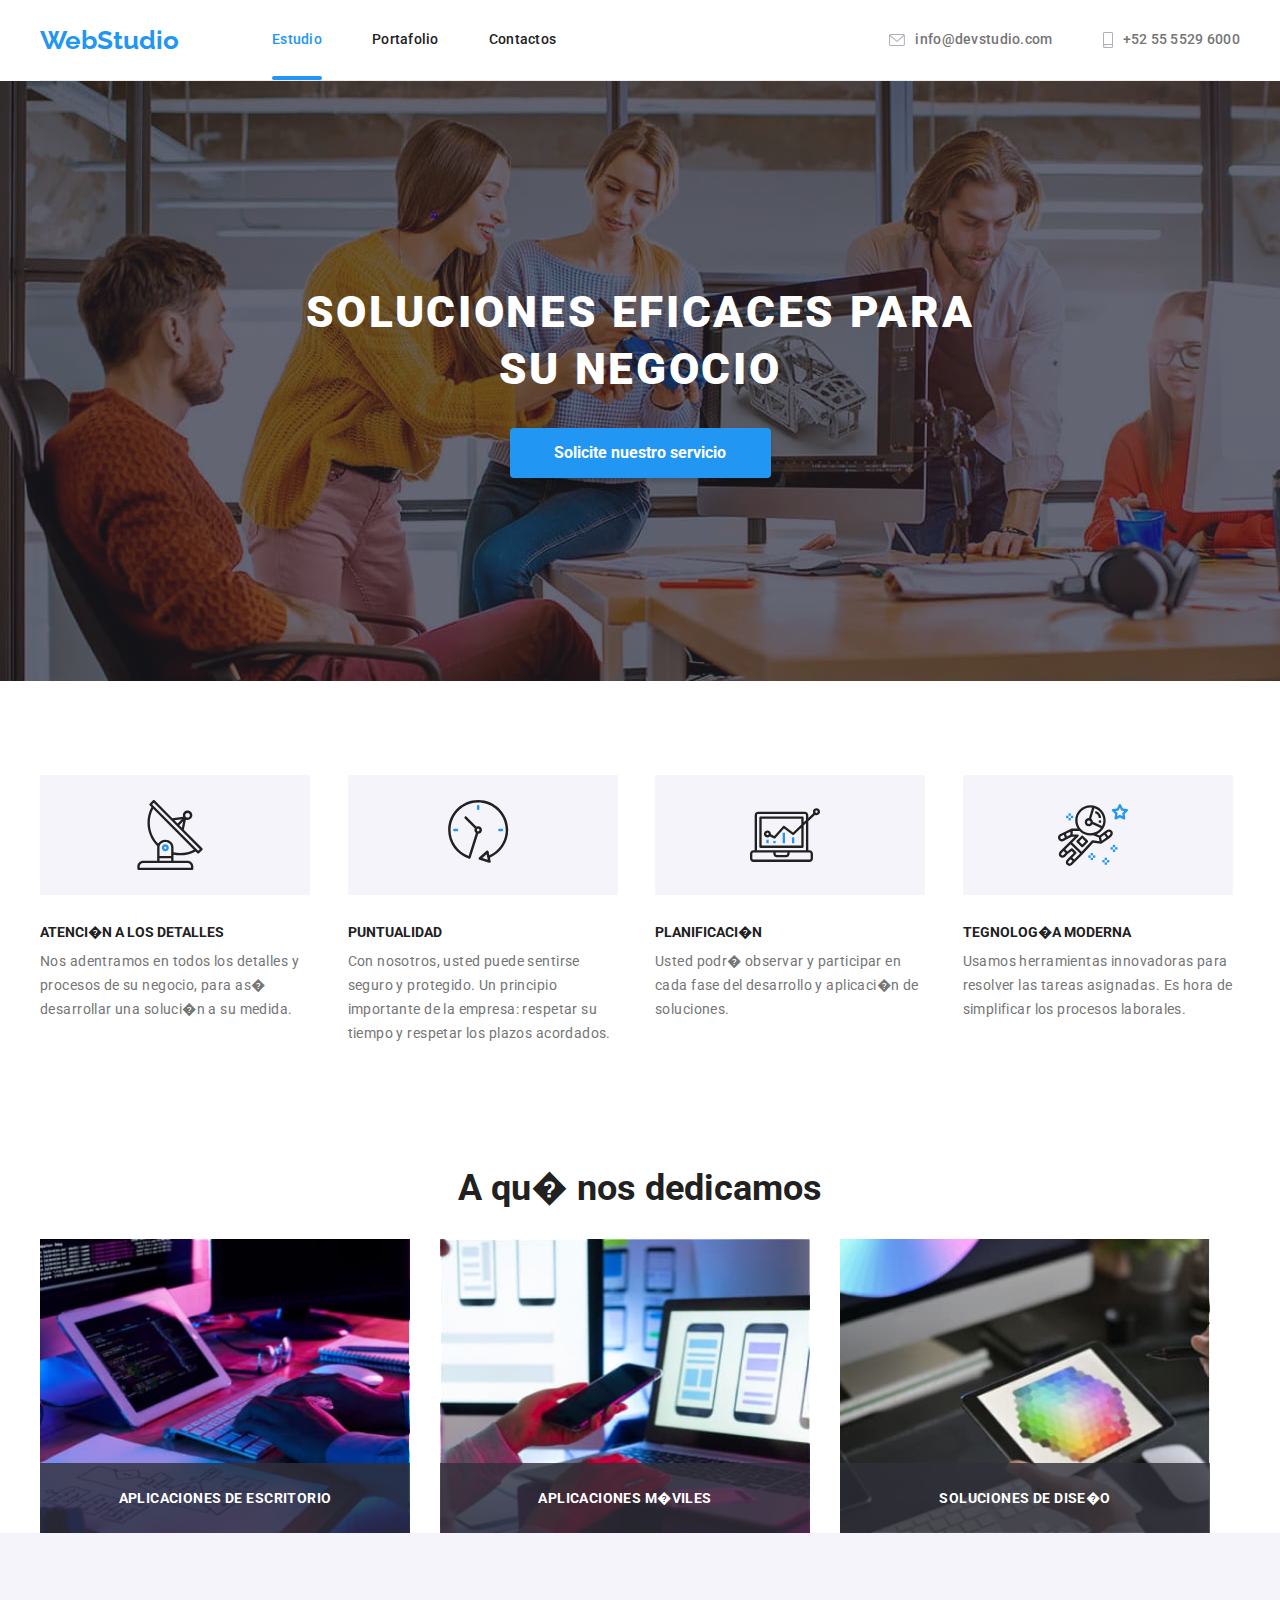
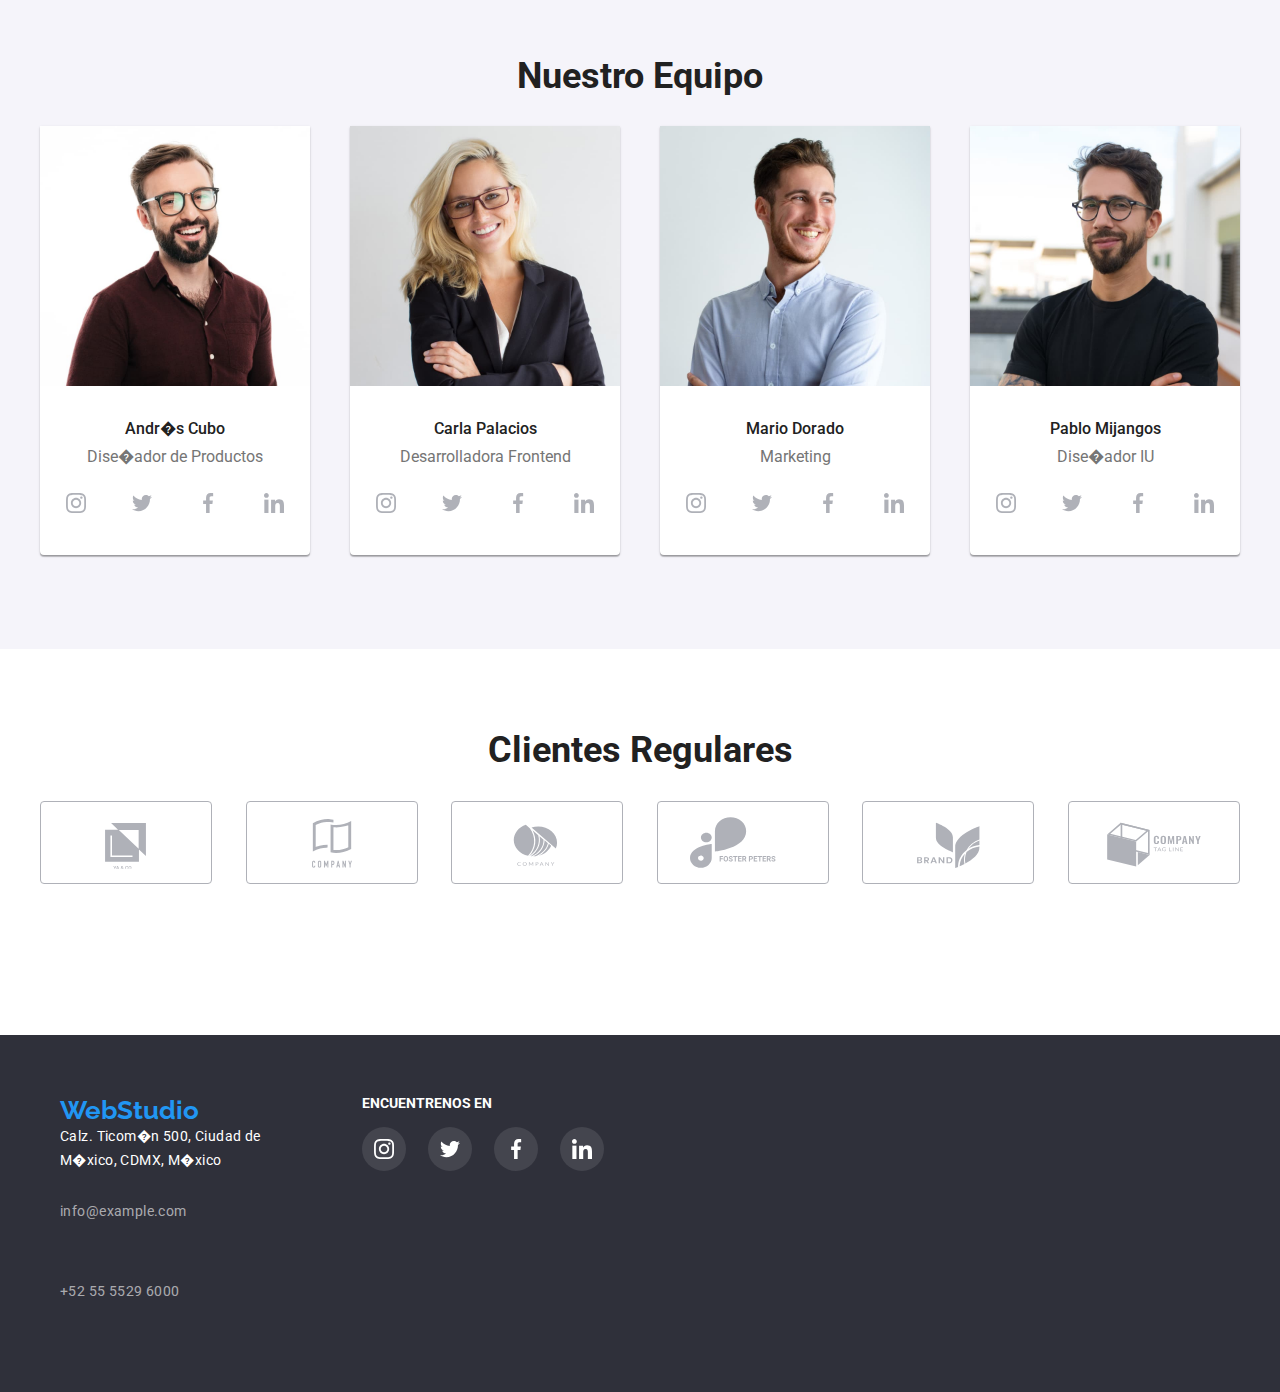
<file: index.html>
<!DOCTYPE html>
<html lang="es">
    <head>
        <meta charset="UTF-8">
        <meta http-equiv="X-UA-Compatible" content="IE=edge">
        <meta name="viewport" content="width=device-width, initial-scale=1.0">
        <link rel="preconnect" href="https://fonts.googleapis.com">
        <link rel="preconnect" href="https://fonts.gstatic.com" crossorigin>
        <link href="https://fonts.googleapis.com/css2?family=Raleway:wght@700&family=Roboto:wght@400;500;700;900&display=swap" rel="stylesheet">
        <link rel="stylesheet" href="https://cdnjs.cloudflare.com/ajax/libs/modern-normalize/2.0.0/modern-normalize.min.css" integrity="sha512-4xo8blKMVCiXpTaLzQSLSw3KFOVPWhm/TRtuPVc4WG6kUgjH6J03IBuG7JZPkcWMxJ5huwaBpOpnwYElP/m6wg==" crossorigin="anonymous" referrerpolicy="no-referrer" />
        <link rel="stylesheet" href="./css/styles.css">
        <title>Studio</title>
        
    </head>
    <body>
        <header>
            <div class="container page-header">
                <div class="header-right">  
                    <a href="" class="logo">WebStudio</a>
                    <nav>
                        <ul class="label-color menu-link">     
                            <li class="link-list"><a class="link active" href="#">Estudio</a></li>     
                            <li class="link-list"><a class="link" href="portfolio.html">Portafolio</a></li>     
                            <li class="link-list"><a class="link" href="#">Contactos</a></li>       
                        </ul> 
                    </nav>
                </div> 
                <ul class="contact-header">
                    <li class="link-list">
                        <a href="mailto:info@devstudio.com" class="menu-link link text-color">
                            <svg class="icon-contact icon" width="16" height="12">
                                <use href="./images/icons.svg#icon-sobre"></use>
                            </svg>info@devstudio.com
                        </a>
                    </li>
                    <li class="link-list">
                        <a href="#" class="menu-link link text-color">
                            <svg class="icon-contact icon" width="10" height="16">
                                <use href="./images/icons.svg#icon-smarthphone"></use>
                            </svg>+52 55 5529 6000</a>
                    </li>
                </ul>
            </div>
        </header>
        <main>
            <section>
                <div class="container content-banner">
                    <h1 class="text-banner">SOLUCIONES EFICACES PARA <br/> SU NEGOCIO</h1>
                    <button class="btn-blue btn-large" data-modal-open type="button">Solicite nuestro servicio</button>
                </div>
            </section>
            <section class="qualities-section section">
                <div class="container">
                    <ul class="qualities">
                        <li class="qualities-list">
                            <div class="ventajas">
                                <svg class="icon-contact" width="70" height="70">
                                    <use href="./images/icons.svg#icon-antena"></use>
                                </svg>
                            </div>
                            <h6 class="text-label label-color text-qualities">ATENCI�N A LOS DETALLES</h6>
                            <p class="text">Nos adentramos en todos los detalles y procesos de su negocio, para as� desarrollar una soluci�n a su medida.</p>
                        </li>
                        <li class="qualities-list">
                            <div class="ventajas">
                                <svg class="icon-contact" width="70" height="70">
                                    <use href="./images/icons.svg#icon-reloj"></use>
                                </svg>
                            </div>
                            <h6 class="text-label label-color text-qualities">PUNTUALIDAD</h6>
                            <p class="text">Con nosotros, usted puede sentirse seguro y protegido. Un principio importante de la empresa: respetar su tiempo y respetar los plazos acordados.</p>
                        </li>
                        <li class="qualities-list">
                            <div class="ventajas">
                                <svg class="icon-contact" width="70" height="70">
                                    <use href="./images/icons.svg#icon-diagrama"></use>
                                </svg>
                            </div>
                            <h6 class="text-label label-color text-qualities">PLANIFICACI�N</h6>
                            <p class="text">Usted podr� observar y participar en cada fase del desarrollo y aplicaci�n de soluciones.</p>
                        </li>
                        <li class="qualities-list">
                            <div class="ventajas">
                                <svg class="icon-contact" width="70" height="70">
                                    <use href="./images/icons.svg#icon-astronauta"></use>
                                </svg>
                            </div>
                            <h6 class="text-label label-color text-qualities">TEGNOLOG�A MODERNA</h6>
                            <p class="text">Usamos herramientas innovadoras para resolver las tareas asignadas. Es hora de simplificar los procesos laborales.</p>
                        </li>
                    </ul>    
                </div>
            </section>
            <section class="activities-section section">
                <div class="container">  
                    <h2 class="label-color subtitle">A qu� nos dedicamos</h2>
                    <ul class="activities-list">
                        <li class="activities-item">
                            <img src="images/imgDev.jpg" alt="Picture of a programer" width="370" height="294">
                            <div class="activities-desc">
                                <p>APLICACIONES DE ESCRITORIO</p>
                            </div>
                        </li>
                        <li class="activities-item">
                            <img src="images/imgApp.jpg" alt="Picture of dev apps" width="370" height="294">
                            <div class="activities-desc">
                                <p>APLICACIONES M�VILES</p>
                            </div>
                        </li>
                        <li class="activities-item">
                            <img src="images/imgDesing.jpg" alt="Picture of a desing" width="370" height="294">
                            <div class="activities-desc">
                                <p>SOLUCIONES DE DISE�O</p>
                            </div>
                        </li>
                    </ul>
                </div>
            </section>
            <section class="team-section section">
                <div class="container">
                    <h2 class="label-color subtitle">Nuestro Equipo</h2>
                    <ul class="team-list">
                        <li class="card-team">
                            <img src="images/fotoAndres.jpg" alt="Picture of a programer" class="img-team" width="270" height="260">
                            <h3 class="label-color text-card weight-card">Andr�s Cubo</h3>
                            <p class="text-card margin-text-card">Dise�ador de Productos</p>
                            <ul class="cont-social">
                                <li>
                                    <div class="list-social">
                                        <svg class="icon-social icon" width="20" height="20">
                                            <use href="./images/icons.svg#icon-instagram"></use>
                                        </svg>
                                    </div>
                                </li>
                                <li>
                                    <div class="list-social">
                                        <svg class="icon-social icon" width="20" height="20">
                                            <use href="./images/icons.svg#icon-twitter"></use>
                                        </svg>
                                    </div>
                                </li>
                                <li>
                                    <div class="list-social">
                                        <svg class="icon-social icon" width="20" height="20">
                                            <use href="./images/icons.svg#icon-facebook"></use>
                                        </svg>
                                    </div>
                                </li>
                                <li>
                                    <div class="list-social">
                                        <svg class="icon-social icon" width="20" height="20">
                                            <use href="./images/icons.svg#icon-linkedin"></use>
                                        </svg>
                                    </div>
                                </li>
                            </ul>
                        </li>
                        <li class="card-team">
                            <img src="images/fotoCarla.jpg" alt="Picture of a programer" class="img-team" width="270" height="260">
                            <h3 class="label-color text-card weight-card">Carla Palacios</h3>
                            <p class="text-card margin-text-card">Desarrolladora Frontend</p>
                            <ul class="cont-social">
                                <li>
                                    <div class="list-social">
                                        <svg class="icon-social icon" width="20" height="20">
                                            <use href="./images/icons.svg#icon-instagram"></use>
                                        </svg>
                                    </div>
                                </li>
                                <li>
                                    <div class="list-social">
                                        <svg class="icon-social icon" width="20" height="20">
                                            <use href="./images/icons.svg#icon-twitter"></use>
                                        </svg>
                                    </div>
                                </li>
                                <li>
                                    <div class="list-social">
                                        <svg class="icon-social icon" width="20" height="20">
                                            <use href="./images/icons.svg#icon-facebook"></use>
                                        </svg>
                                    </div>
                                </li>
                                <li>
                                    <div class="list-social">
                                        <svg class="icon-social icon" width="20" height="20">
                                            <use href="./images/icons.svg#icon-linkedin"></use>
                                        </svg>
                                    </div>
                                </li>
                            </ul>
                        </li>
                        </li>
                        <li class="card-team">
                            <img src="images/fotoMario.jpg" alt="Picture of a programer" class="img-team" width="270" height="260">
                            <h3 class="label-color text-card weight-card">Mario Dorado</h3>
                            <p class="text-card margin-text-card">Marketing</p>
                            <ul class="cont-social">
                                <li>
                                    <div class="list-social">
                                        <svg class="icon-social icon" width="20" height="20">
                                            <use href="./images/icons.svg#icon-instagram"></use>
                                        </svg>
                                    </div>
                                </li>
                                <li>
                                    <div class="list-social">
                                        <svg class="icon-social icon" width="20" height="20">
                                            <use href="./images/icons.svg#icon-twitter"></use>
                                        </svg>
                                    </div>
                                </li>
                                <li>
                                    <div class="list-social">
                                        <svg class="icon-social icon" width="20" height="20">
                                            <use href="./images/icons.svg#icon-facebook"></use>
                                        </svg>
                                    </div>
                                </li>
                                <li>
                                    <div class="list-social">
                                        <svg class="icon-social icon" width="20" height="20">
                                            <use href="./images/icons.svg#icon-linkedin"></use>
                                        </svg>
                                    </div>
                                </li>
                            </ul>
                        </li>
                        </li>
                        <li class="card-team">
                            <img src="images/fotoPablo.jpg" alt="Picture of a programer" class="img-team" width="270" height="260">
                            <h3 class="label-color text-card weight-card">Pablo Mijangos</h3>
                            <p class="text-card margin-text-card">Dise�ador IU</p>
                            <ul class="cont-social">
                                <li>
                                    <div class="list-social">
                                        <svg class="icon-social icon" width="20" height="20">
                                            <use href="./images/icons.svg#icon-instagram"></use>
                                        </svg>
                                    </div>
                                </li>
                                <li>
                                    <div class="list-social">
                                        <svg class="icon-social icon" width="20" height="20">
                                            <use href="./images/icons.svg#icon-twitter"></use>
                                        </svg>
                                    </div>
                                </li>
                                <li>
                                    <div class="list-social">
                                        <svg class="icon-social icon" width="20" height="20">
                                            <use href="./images/icons.svg#icon-facebook"></use>
                                        </svg>
                                    </div>
                                </li>
                                <li>
                                    <div class="list-social">
                                        <svg class="icon-social icon" width="20" height="20">
                                            <use href="./images/icons.svg#icon-linkedin"></use>
                                        </svg>
                                    </div>
                                </li>
                            </ul>
                        </li>
                        </li>
                    </ul>
                </div>
            </section>
            <section class="clients-section">
                <div class="container cont-clients">
                    <h2 class="label-color subtitle">Clientes Regulares</h2>
                    <ul class="client-list">
                        <li class="client-item">
                            <div class="cont-client-icon">
                                <svg class="icon-client icon" width="106" height="52.82">
                                    <use href="./images/icons.svg#icon-CompanyB"></use>
                                </svg>
                            </div>
                        </li>
                        <li class="client-item">
                            <div class="cont-client-icon">
                                <svg class="icon-client icon" width="106" height="52.82">
                                    <use href="./images/icons.svg#icon-companyRec"></use>
                                </svg>
                            </div>
                        </li>
                        <li class="client-item">
                            <div class="cont-client-icon">
                                <svg class="icon-client icon" width="106" height="52.82">
                                    <use href="./images/icons.svg#icon-company"></use>
                                </svg>
                            </div>
                        </li>
                        <li class="client-item">
                            <div class="cont-client-icon">
                                <svg class="icon-client icon" width="106" height="52.82">
                                    <use href="./images/icons.svg#icon-foster"></use>
                                </svg>
                            </div>
                        </li>
                        <li class="client-item">
                            <div class="cont-client-icon">
                                <svg class="icon-client icon" width="106" height="52.82">
                                    <use href="./images/icons.svg#icon-brand"></use>
                                </svg>
                            </div>
                        </li>
                        <li class="client-item">
                            <div class="cont-client-icon">
                                <svg class="icon-client icon" width="106" height="52.82">
                                    <use href="./images/icons.svg#icon-companyTag"></use>
                                </svg>
                            </div>
                        </li>
                    </ul>
                </div>
            </section>
            <div data-modal class="backdrop is-hidden">
                <div class="modal">
                    <button data-modal-close class="btn-close"></button>
                </div>
            </div>
        </main>
        <footer class="footer-page">
            <div class="container">
                <div class="cont-footer">
                    <div class="contact-footer">
                        <a href="" class="logo">WebStudio</a>
                        <address>
                            <ul>
                                <li>
                                    <p class="text text-white">Calz. Ticom�n 500, Ciudad de<br/> M�xico, CDMX, M�xico</p>
                                </li>
                                <li>
                                    <a class="link text text-foot" href="mailto:info@example.com">info@example.com</a>
                                </li>
                                <li>
                                    <a class="link text text-foot" href="tel:+52 55 5529 6000">+52 55 5529 6000</a>
                                </li>
                            </ul>    
                        </address>
                    </div>
                    <div class="social-footer">
                        <p>ENCUENTRENOS EN</p>
                            <ul class="cont-social-footer">
                                <li>
                                    <div class="list-social">
                                        <svg class="icon-social-foot" width="20" height="20">
                                            <use href="./images/icons.svg#icon-instagram"></use>
                                        </svg>
                                    </div>
                                </li>
                                <li>
                                    <div class="list-social">
                                        <svg class="icon-social-foot" width="20" height="20">
                                            <use href="./images/icons.svg#icon-twitter"></use>
                                        </svg>
                                    </div>
                                </li>
                                <li>
                                    <div class="list-social">
                                        <svg class="icon-social-foot" width="20" height="20">
                                            <use href="./images/icons.svg#icon-facebook"></use>
                                        </svg>
                                    </div>
                                </li>
                                <li>
                                    <div class="list-social">
                                        <svg class="icon-social-foot" width="20" height="20">
                                            <use href="./images/icons.svg#icon-linkedin"></use>
                                        </svg>
                                    </div>
                                </li>
                            </ul>
                    </div>  
                </div>
            </div>
        </footer>
        <script src="./js/modal.js"></script>
    </body>
</html>
</file>
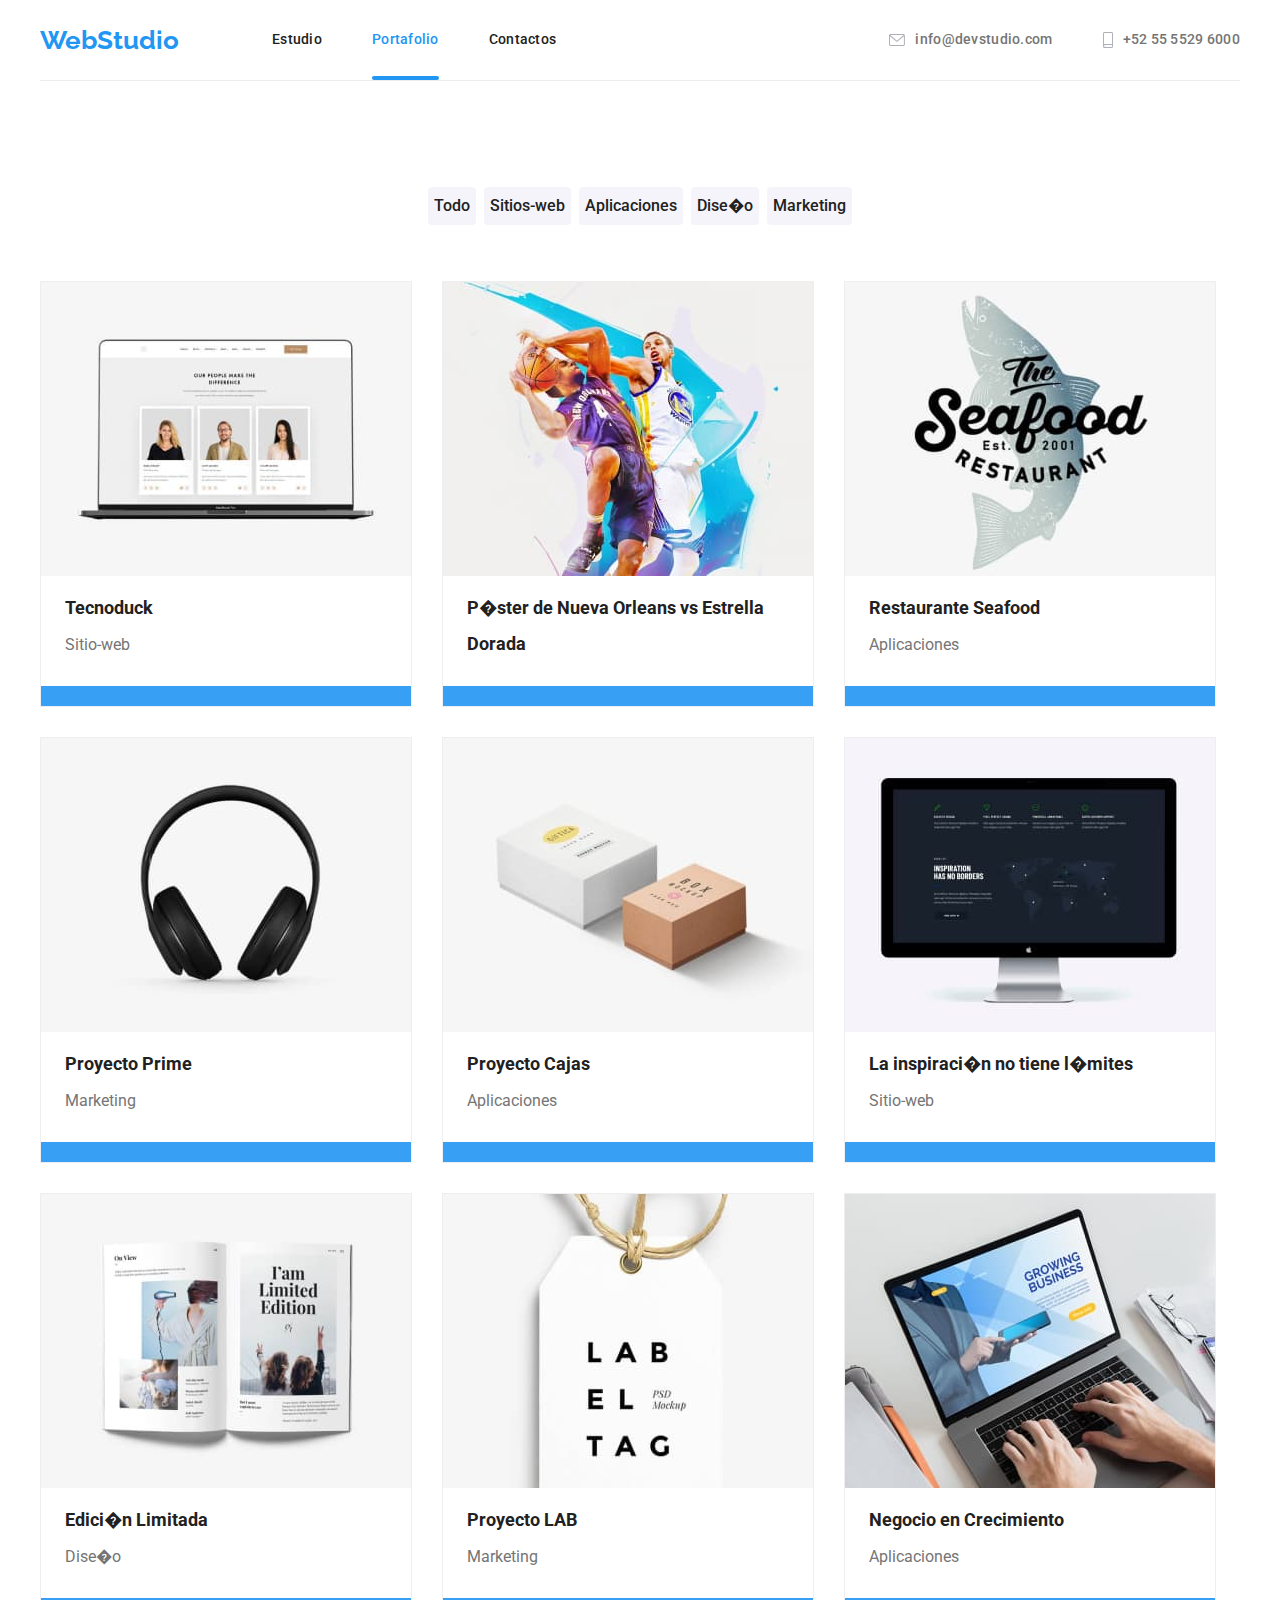
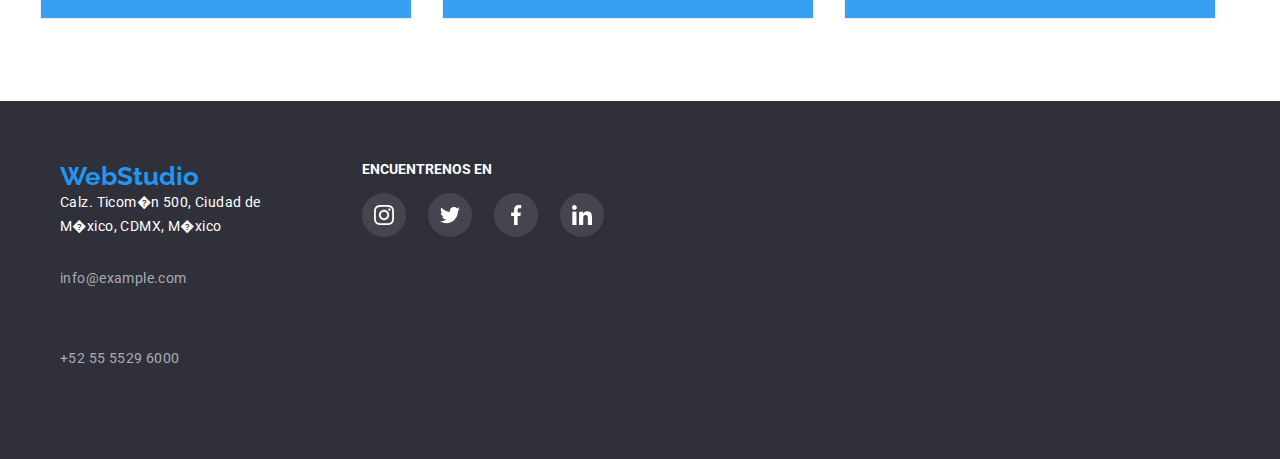
<file: portfolio.html>
<!DOCTYPE html>
<html lang="es">
    <head>
        <meta charset="UTF-8">
        <meta http-equiv="X-UA-Compatible" content="IE=edge">
        <meta name="viewport" content="width=device-width, initial-scale=1.0">
        <link rel="preconnect" href="https://fonts.googleapis.com">
        <link rel="preconnect" href="https://fonts.gstatic.com" crossorigin>
        <link href="https://fonts.googleapis.com/css2?family=Raleway:wght@700&family=Roboto:wght@400;500;700;900&display=swap" rel="stylesheet">
        <link rel="stylesheet" href="https://cdnjs.cloudflare.com/ajax/libs/modern-normalize/2.0.0/modern-normalize.min.css" integrity="sha512-4xo8blKMVCiXpTaLzQSLSw3KFOVPWhm/TRtuPVc4WG6kUgjH6J03IBuG7JZPkcWMxJ5huwaBpOpnwYElP/m6wg==" crossorigin="anonymous" referrerpolicy="no-referrer" />
        <link rel="stylesheet" href="./css/styles.css">
        <title>Portafolio</title>
        
    </head>
    <body>
        <header>
            <div class="container page-header">
                <div class="header-right">  
                    <a href="" class="logo">WebStudio</a>
                    <nav>
                        <ul class="label-color menu-link">     
                            <li class="link-list"><a class="link" href="index.html">Estudio</a></li>     
                            <li class="link-list"><a class="link active" href="portfolio.html">Portafolio</a></li>     
                            <li class="link-list"><a class="link" href="#">Contactos</a></li>       
                        </ul> 
                    </nav>
                </div> 
                <ul class="contact-header">
                    <li class="link-list">
                        <a href="mailto:info@devstudio.com" class="menu-link link text-color">
                            <svg class="icon-contact icon" width="16" height="12">
                                <use href="./images/icons.svg#icon-sobre"></use>
                            </svg>info@devstudio.com
                        </a>
                    </li>
                    <li class="link-list">
                        <a href="#" class="menu-link link text-color">
                            <svg class="icon-contact icon" width="10" height="16">
                                <use href="./images/icons.svg#icon-smarthphone"></use>
                            </svg>+52 55 5529 6000</a>
                    </li>
                </ul>
            </div>
        </header>
        <main>
            <section>
                <div class="container">
                    <ul class="global-link filter-link">     
                        <li class="filter-item"><button type="button" class="btn-filter">Todo</button></li>     
                        <li class="filter-item"><button href="#" type="button" class="btn-filter">Sitios-web</button></li>     
                        <li class="filter-item"><button href="#" type="button" class="btn-filter">Aplicaciones</button></li>
                        <li class="filter-item"><button href="#" type="button" class="btn-filter">Dise�o</button></li>     
                        <li class="filter-item"><button href="#" type="button" class="btn-filter">Marketing</button></li>       
                    </ul>
                    <ul class="products-list">
                        <li class="box-products">
                            <img src="images/tecnoduck.jpg" alt="Picture of a programer" width="370" height="294">
                            <p class="label-color tittle-card margin-box">Tecnoduck</p>
                            <p class="text-card margin-box">Sitio-web</p>
                            <div class="overlay">
                                <p>Tecnoduck es una plataforma de distribuci�n de coronavirus de �ltima generaci�n. Las compa��as usan esta plataforma para el espionaje digital y los ataques a los servidores seguros de la competencia.</p>
                            </div>
                        </li>
                        <li class="box-products">
                            <img src="images/poster.jpg" alt="Picture of a programer" width="370" height="294">
                            <p class="label-color tittle-card margin-box">P�ster de Nueva Orleans vs Estrella Dorada</p>
                            <div class="overlay">
                                <p>Lorem ipsum dolor sit amet consectetur adipisicing elit. Praesentium maxime pariatur ut laudantium architecto ipsam explicabo perferendis sapiente expedita, deleniti alias. Aliquam excepturi</p>
                            </div>
                        </li>
                        <li class="box-products">
                            <img src="images/seafood.jpg" alt="Picture of a programer" width="370" height="294">
                            <p class="label-color tittle-card margin-box">Restaurante Seafood</p>
                            <p class="text-card margin-box">Aplicaciones</p>
                            <div class="overlay">
                                <p>Lorem ipsum dolor sit amet consectetur adipisicing elit. Praesentium maxime pariatur ut laudantium architecto ipsam explicabo perferendis sapiente expedita, deleniti alias. Aliquam excepturi</p>
                            </div>
                        </li>
                        <li class="box-products">
                            <img src="images/audifonos.jpg" alt="Picture of a programer" width="370" height="294">
                            <p class="label-color tittle-card margin-box">Proyecto Prime</p>
                            <p class="text-card margin-box">Marketing</p>
                            <div class="overlay">
                                <p>Lorem ipsum dolor sit amet consectetur adipisicing elit. Praesentium maxime pariatur ut laudantium architecto ipsam explicabo perferendis sapiente expedita, deleniti alias. Aliquam excepturi</p>
                            </div>
                        </li>
                        <li class="box-products">
                            <img src="images/cajas.jpg" alt="Picture of a programer" width="370" height="294">
                            <p class="label-color tittle-card margin-box">Proyecto Cajas</p>
                            <p class="text-card margin-box">Aplicaciones</p>
                            <div class="overlay">
                                <p>Lorem ipsum dolor sit amet consectetur adipisicing elit. Praesentium maxime pariatur ut laudantium architecto ipsam explicabo perferendis sapiente expedita, deleniti alias. Aliquam excepturi</p>
                            </div>
                        </li>
                        <li class="box-products">
                            <img src="images/monitor.jpg" alt="Picture of a programer" width="370" height="294">
                            <p class="label-color tittle-card margin-box">La inspiraci�n no tiene l�mites</p>
                            <p class="text-card margin-box">Sitio-web</p>
                            <div class="overlay">
                                <p>Lorem ipsum dolor sit amet consectetur adipisicing elit. Praesentium maxime pariatur ut laudantium architecto ipsam explicabo perferendis sapiente expedita, deleniti alias. Aliquam excepturi</p>
                            </div>
                        </li>
                        <li class="box-products">
                            <img src="images/libro.jpg" alt="Picture of a programer" width="370" height="294">
                            <p class="label-color tittle-card margin-box">Edici�n Limitada</p>
                            <p class="text-card margin-box">Dise�o</p>
                            <div class="overlay">
                                <p>Lorem ipsum dolor sit amet consectetur adipisicing elit. Praesentium maxime pariatur ut laudantium architecto ipsam explicabo perferendis sapiente expedita, deleniti alias. Aliquam excepturi</p>
                            </div>
                        </li>
                        <li class="box-products">
                            <img src="images/etiqueta.jpg" alt="Picture of a programer" width="370" height="294">
                            <p class="label-color tittle-card margin-box">Proyecto LAB</p>
                            <p class="text-card margin-box">Marketing</p>
                            <div class="overlay">
                                <p>Lorem ipsum dolor sit amet consectetur adipisicing elit. Praesentium maxime pariatur ut laudantium architecto ipsam explicabo perferendis sapiente expedita, deleniti alias. Aliquam excepturi</p>
                            </div>
                        </li>
                        <li class="box-products">
                            <img src="images/laptop.jpg" alt="Picture of a programer" width="370" height="294">
                            <p class="label-color tittle-card margin-box">Negocio en Crecimiento</p>
                            <p class="text-card margin-box">Aplicaciones</p>
                            <div class="overlay">
                                <p>Lorem ipsum dolor sit amet consectetur adipisicing elit. Praesentium maxime pariatur ut laudantium architecto ipsam explicabo perferendis sapiente expedita, deleniti alias. Aliquam excepturi</p>
                            </div>
                        </li>
                    </ul>
                </div>
            </section>
        </main>
        <footer class="footer-page">
            <div class="container">
                <div class="cont-footer">
                    <div class="contact-footer">
                        <a href="" class="logo">WebStudio</a>
                        <address>
                            <ul>
                                <li>
                                    <p class="text text-white">Calz. Ticom�n 500, Ciudad de<br/> M�xico, CDMX, M�xico</p>
                                </li>
                                <li>
                                    <a class="link text text-foot" href="mailto:info@example.com">info@example.com</a>
                                </li>
                                <li>
                                    <a class="link text text-foot" href="tel:+52 55 5529 6000">+52 55 5529 6000</a>
                                </li>
                            </ul>    
                        </address>
                    </div>
                    <div class="social-footer">
                        <p>ENCUENTRENOS EN</p>
                            <ul class="cont-social-footer">
                                <li>
                                    <div class="list-social">
                                        <svg class="icon-social-foot" width="20" height="20">
                                            <use href="./images/icons.svg#icon-instagram"></use>
                                        </svg>
                                    </div>
                                </li>
                                <li>
                                    <div class="list-social">
                                        <svg class="icon-social-foot" width="20" height="20">
                                            <use href="./images/icons.svg#icon-twitter"></use>
                                        </svg>
                                    </div>
                                </li>
                                <li>
                                    <div class="list-social">
                                        <svg class="icon-social-foot" width="20" height="20">
                                            <use href="./images/icons.svg#icon-facebook"></use>
                                        </svg>
                                    </div>
                                </li>
                                <li>
                                    <div class="list-social">
                                        <svg class="icon-social-foot" width="20" height="20">
                                            <use href="./images/icons.svg#icon-linkedin"></use>
                                        </svg>
                                    </div>
                                </li>
                            </ul>
                    </div>  
                </div>
            </div>
        </footer>
    </body>
</html>
</file>
<file: css/styles.css>
:root {
    --color-blue: #2196F3;
    --blue-hover: rgba(33, 150, 243, 0.90);
    --background-brand: #2F303A;
    --background-team: #F5F4FA;
    --text-color: #757575;
    --label-color: #212121;
    --logo-font: 'Raleway';
    --brand-font: 'Roboto';
    --icon-color: #AFB1B8;
}
body{
    font-family: var(--brand-font), sans-serif;
    color: var(--text-color);
    margin: 0;
}
a {
    text-decoration: none;
    font-family: inherit;
}
ul {
    list-style: none;
}
p, ul,  h1, h3, h4, h6{
    margin: 0;
    padding: 0;
}
button{
    outline: none;
    border: none;
}
.container{
    width: 1200px;
    margin: 0 auto;
}
.filter-link{
    display: flex;
    justify-content: center;
    margin-top: 106px;
    margin-bottom: 56px;
}
.filter-item{
    margin-right: 8px;
}
.filter-item:last-child{
    margin-right: 0;
}
.page-header{
    height: 80px;
    display: flex;
    align-items: center;
    justify-content: space-between;
    border-bottom: 1px solid #ECECEC;
}
.contact-header{
    display: flex;
}
.menu {
    display: flex;
}
.link{
    color: var(--label-color);
    height: 80px;
    display: flex;
    align-items: center;
}
.link.active{
    color: var(--color-blue);
    position: relative;
}
.link.active::after{
    content: ''; /* Agregar contenido vac�o para que el pseudo-elemento sea visible */
    position: absolute; /* Posicionar el pseudo-elemento */
    bottom: 0; /* Colocar el pseudo-elemento debajo del enlace */
    left: 0; /* Colocar el pseudo-elemento en la parte izquierda */
    width: 100%; /* Ancho igual al del enlace */
    height: 4px; /* Altura del borde inferior */
    border-radius: 4px;
    background-color: var(--color-blue); /* Color del borde inferior*/ 
}
.link:hover, .link .icon-contact:hover {
    color: var(--color-blue);
    fill: #188CE8;
}

.menu-link{
    font-size: 14px;
    line-height: 1.1;
    letter-spacing: 0.02em;
    font-weight: 500;
    display: flex;
    transition: color 0.3s;
}
.link-list{
    margin-right: 50px;
}
.link-list:last-child{
    margin-right: 0;
}

.label-color{
    color: var(--label-color);
}
.text-color{
    color: var(--text-color);
}
.text-label{
    font-weight: 700;
    font-size: 14px;
    line-height: 1.1;
}
.text-qualities{
    margin-bottom: 10px;
}
.text{
    font-size: 14px;
    line-height: 1.7;
    letter-spacing: 0.03em;
}
.text-card{
    font-size: 16px;
    line-height: 1.1;
}
.tittle-card{
    font-size: 18px;
    line-height: 2;
    font-weight: 700;
}
.margin-box{
    margin: 10px 0 10px 24px;
}
.weight-card{
    font-weight: 500;
}
.text-white {
    color: white;
}
.text-foot {
    color: rgba(255, 255, 255, 0.6);
}
.subtitle{
    font-weight: 700;
    font-size: 36px;
    line-height: 1.1;
}
.logo{
    font-family: var(--logo-font);
    font-weight: 700;
    font-size: 26px;
    color: var(--color-blue);
    margin-right: 93px;
}
.header-right{
    display: flex;
    height: 100%;
    align-items: center;
}
.section{
    padding: 94px 0;
}
.text-banner{
    font-weight: 900;
    font-size: 44px;
    line-height: 1.3;
    letter-spacing: 0.06em;
    text-transform: uppercase;
    color: white;
    text-align: center;
}
.content-banner{
    width: 100%;
    background-color: var(--background-brand);
    background: url("../images/banner.jpg") no-repeat center;
    background: linear-gradient(rgba(47, 48, 58, 0.40), rgba(47, 48, 58, 0.40)), url("../images/banner.jpg");
    background-size: cover;
    height: 600px;
    display: flex;
    flex-direction: column;
    justify-content: center;
    align-items: center;
}
.qualities-section{
    display: flex;
    align-content: flex-start;
    justify-content: space-between;
}
.qualities{
    display: flex;
    gap: 30px;
}
.qualities-list{
    flex-basis: calc((100% - 90px) / 4);
}
.activities-section{
    text-align: center;
    padding: 0;
}
.activities-list{
    display: flex;
    gap: 30px;
}
.activities-item{
    width: 370px;
    height: 294px;
    position: relative;
}
.activities-desc{
    display: flex;
    align-items: center;
    justify-content: center;
    position: absolute;
    top: 224px;
    width: inherit;
    height: 70px;
    background-color: rgba(47, 48, 58, 0.80);
}
.activities-desc p{
    color: white;
    text-align: center;
    font-size: 14px;
    font-weight: 700;
    letter-spacing: 0.42px;
    text-transform: uppercase;
    font-family: inherit;
}
.team-section {
    text-align: center;
    background-color: var(--background-team);
}
.team-list{
    display: flex;
    align-content: flex-start;
    justify-content: space-between;
    gap:37px;
}
.img-team{
    margin-bottom: 30px;
}
.margin-text-card{
    margin-top: 10px;
}
.card-team {
    width: 270px;
    background-color: white;
    box-shadow: 0px 2px 1px 0px rgba(0, 0, 0, 0.20), 0px 1px 1px 0px rgba(0, 0, 0, 0.14), 0px 1px 3px 0px rgba(0, 0, 0, 0.12);
    padding-bottom: 30px;
    border-radius: 0px 0px 4px 4px;
}
.footer-page {
    background-color: var(--background-brand);
    padding: 60px;
}
address {
    font-style: normal;
}
.filter-button{
    font-size: 16px;
    line-height: 1.6;
    letter-spacing: 0.03em;
    text-align: center;
}
.btn-blue{
    background-color: var(--color-blue);
    border-radius: 4px;
    color: white;
    font-size: 16px;
    cursor: pointer;
    font-family: inherit;
}
.btn-blue:hover {
    background-color: #188CE8;
}
.btn-large{
    width: 261px;
    height: 50px;
    box-shadow: 0px 4px 4px rgba(0, 0, 0, 0.15);
    font-weight: 700;
    line-height: 1.8;
    margin-top: 30px;
}
.btn-filter{
    border-radius: 4px;
    background: var(--background-team);
    height: 38px;
    color: var(--label-color);
    text-align: center;
    font-size: 16px;
    font-family: var(--brand-font);
    font-weight: 500;
    line-height: 1.6;
}
.btn-filter:hover {
    background: var(--color-blue);
    color: white;
    cursor: pointer;
    box-shadow: 0px 2px 2px 0px rgba(0, 0, 0, 0.12), 0px 1px 2px 0px rgba(0, 0, 0, 0.08), 0px 3px 1px 0px rgba(0, 0, 0, 0.10);
}
.products-list{
    display: flex;
    flex-wrap: wrap;
    gap: 30px;
}
.box-products{
    /*left: calc(50% - 370px/2 - 400px);
    top: calc(50% - 404px/2 - 30px);
    flex-basis: calc((100% - 60px) / 3);*/
    position: relative;
    width: 370px;
    height: 404px;
    background: #FFFFFF;
    border: 1px solid #EEE;
    padding-bottom: 20px;
    overflow: hidden;
}
.box-products:nth-child(n + 7){
    margin-bottom: 82px;
}
.box-products:hover{
    border-bottom: 1px solid #EEEEEE;
    box-shadow: 0px 1px 1px rgba(0, 0, 0, 0.12), 0px 4px 4px rgba(0, 0, 0, 0.06), 1px 4px 6px rgba(0, 0, 0, 0.16);
    cursor: pointer;
}

.box-products:hover .overlay{
    transform: translatey(0);
}
.overlay {
    position: absolute;
    top: 0;
    left: 0;
    padding: 63px 24px;
    width: inherit;
    height: 294px;
    background: var(--blue-hover);
    transform: translatey(404px);
    transition: transform 250ms ease; /*transition: [property] [duration] [timing-function] [delay]*/
    transition-timing-function: cubic-bezier(0.4, 0, 0.2, 1);
}

.overlay p {
    color: white;
    padding: 0;
    margin: 0;
    font-size: 18px;
    line-height: 1.3;
    letter-spacing: 0.54px;
}
.icon-contact{
    margin-right: 10px;
}
.ventajas{
    width: 270px;
    height: 120px;
    margin-bottom: 30px;
    display: flex;
    justify-content: center;
    align-items: center;
    background-color: var(--background-team);
}
.cont-social{
    height: 44px;
    display: flex;
    align-items: center;
    justify-content: center;
    gap:22px;
    margin-top: 16px;
}
.icon{
    fill: var(--icon-color);
}
.list-social{
    border-radius: 50%;
    display: flex;
    justify-content: center;
    align-items: center;
}
.list-social:hover {
    width: 44px;
    height: 44px;
    background-color: var(--color-blue);
}
.cont-social .icon-social:hover{
    fill: white;
    cursor: pointer;
}
.cont-clients{
    padding-top: 52px;
    text-align: center;
}
.client-list {
    display: flex;
    align-content: flex-start;
    justify-content: space-between;
    gap:30px;
}
.cont-client-icon{
    width: 170px;
    height: 81px;
    display: flex;
    justify-content: center;
    align-items: center;
    margin-bottom: 151px;
    border-radius: 4px;
    border: 1px solid var(--icon-color);
}

.cont-client-icon:hover{
    border: 1px solid var(--color-blue);
}
.icon-client:hover{
    fill: var(--color-blue)
}
.cont-footer{
    display: flex;
    justify-content: flex-start;
    align-items: flex-start;
}

.social-footer{
    color: white;
    font-size: 14px;
    font-weight: 700;
}
.contact-footer{
    margin-right: 70px;
}
.cont-social-footer{
    display: flex;
    align-items: center;
    justify-content: center;
    gap:22px;
    margin-top: 16px;
}
.list-social{
    width: 44px;
    height: 44px;
    border-radius: 50%;
    background-color: rgba(255, 255, 255, 0.10);
    display: flex;
    align-items: center;
    justify-content: center;
}
.icon-social-foot{
    fill: white;
}
.list-social:hover {
    background-color: var(--color-blue);
    cursor: pointer;
}
.cont-social .icon-social:hover{
    fill: white;
    cursor: pointer;
}
main{
    position: relative;
}
.backdrop{
    width: 100%;
    height: 100%;
    background: rgba(0, 0, 0, 0.20);
    position: fixed;
    top: 0;
    left: 0;
}
.backdrop.is-hidden{
    visibility: hidden;
    opacity: 0;
    pointer-events: none;
}
.modal{
    width: 528px;
    height: 581px;
    border-radius: 4px;
    background: #FFF;
    box-shadow: 0px 2px 1px 0px rgba(0, 0, 0, 0.20), 0px 1px 1px 0px rgba(0, 0, 0, 0.14), 0px 1px 3px 0px rgba(0, 0, 0, 0.12);
    position: absolute;
    top: 50%;
    left: 50%;
    transform: translate(-50%, -50%);
}
.btn-close{
    width: 30px;
    height: 30px;
    position: absolute; /* Posici�n absoluta para que el bot�n se ubique en la esquina superior derecha */
    top: 8px; /* Espacio desde la parte superior del modal */
    right: 8px; /* Espacio desde la parte derecha del modal */
    border-radius: 50%;
    border: 1px solid rgba(0, 0, 0, 0.10);
    cursor: pointer;
}
.btn-close::after{
    content: "X";
    text-align: center;
}
</file>
